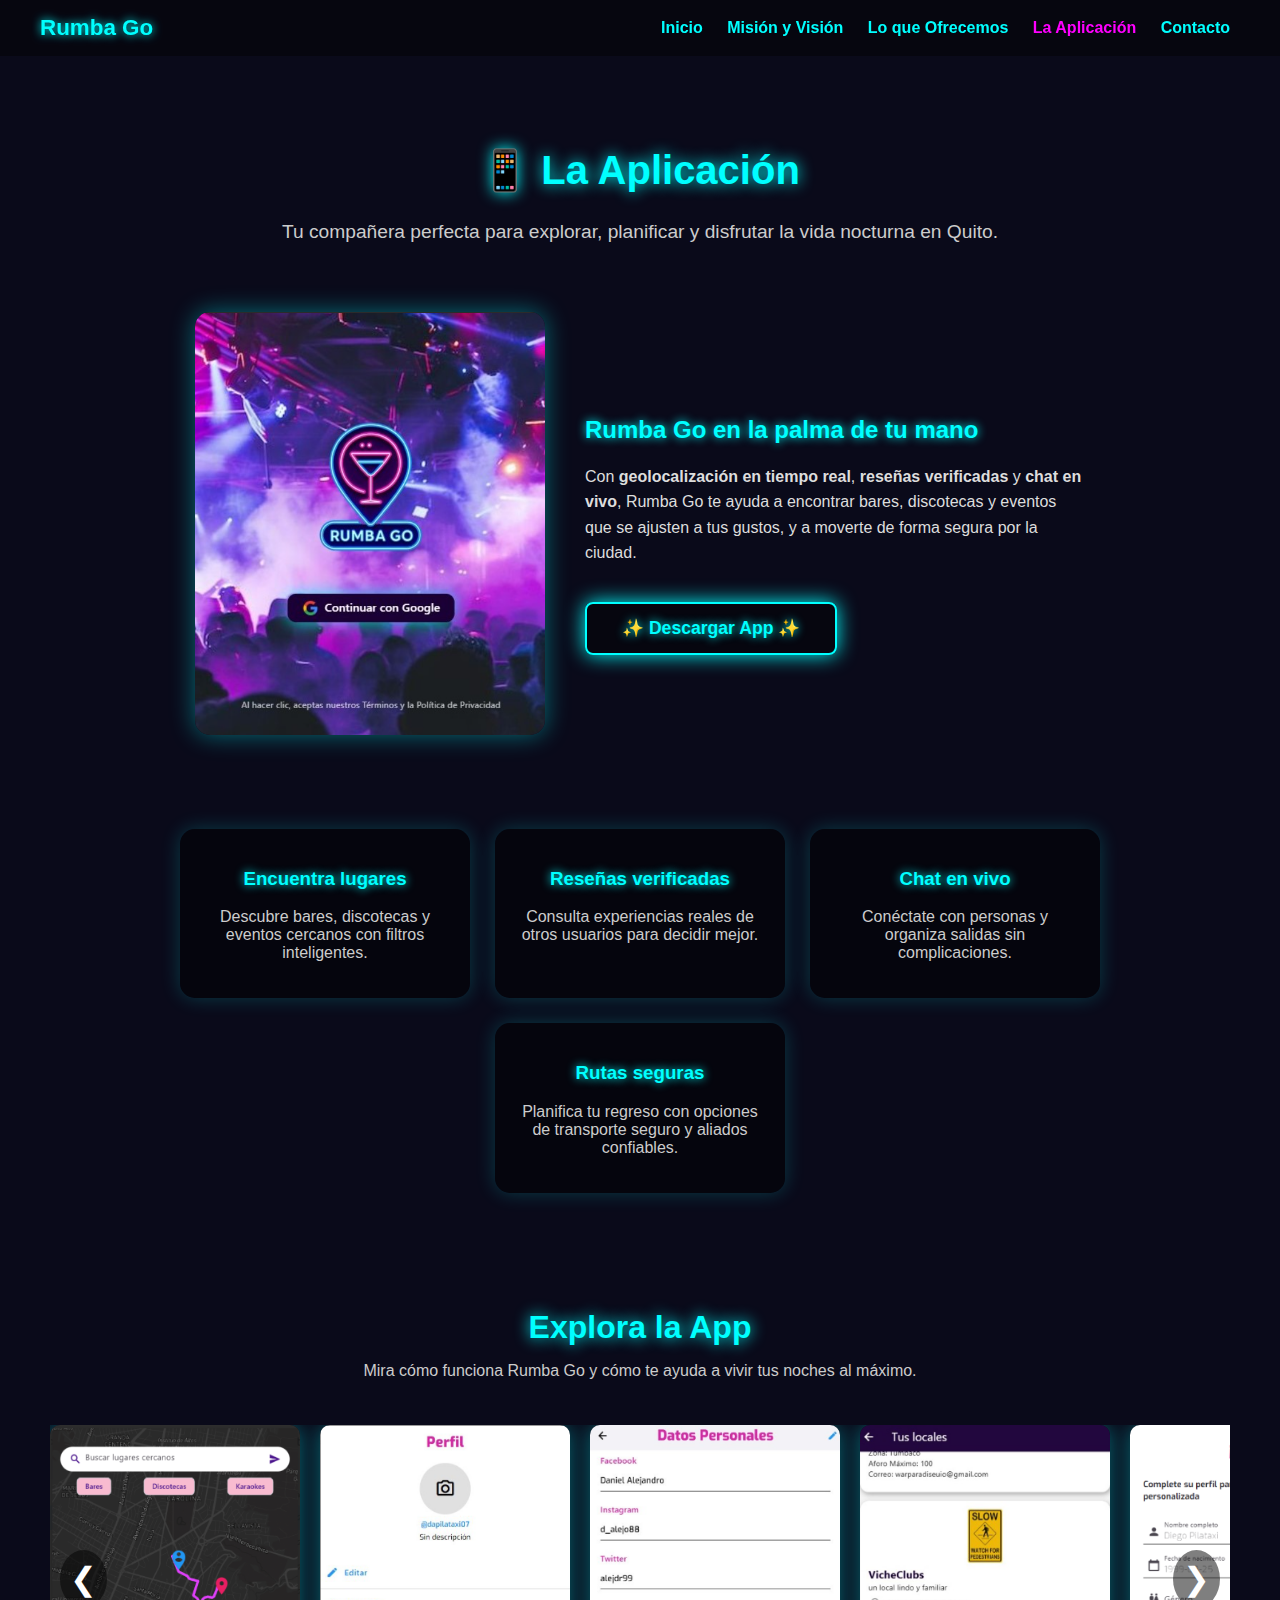
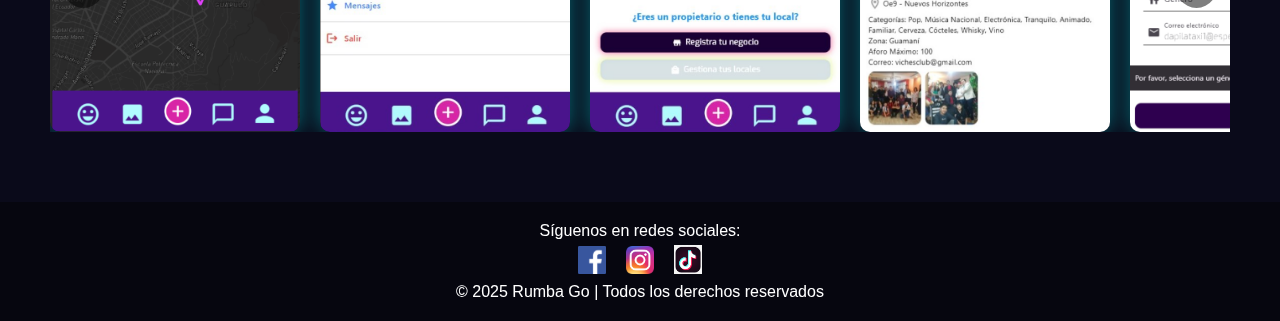
<file: app.html>
<!DOCTYPE html>
<html lang="es">
<head>
    <meta charset="UTF-8">
    <meta name="viewport" content="width=device-width, initial-scale=1.0">
    <title>La Aplicación - Rumba Go</title>
    <link rel="stylesheet" href="app.css">
</head>
<body>
    <!-- Navegación -->
    <nav>
        <div class="nav-container">
            <a href="index.html" class="logo-text">Rumba Go</a>
            <div class="nav-links">
                <a href="index.html">Inicio</a>
                <a href="mision.html">Misión y Visión</a>
                <a href="ofrecemos.html">Lo que Ofrecemos</a>
                <a href="app.html" class="active">La Aplicación</a>
                <a href="contacto.html">Contacto</a>
            </div>
        </div>
    </nav>

    <!-- Encabezado -->
    <header class="app-header">
        <h1>📱 La Aplicación</h1>
        <p>Tu compañera perfecta para explorar, planificar y disfrutar la vida nocturna en Quito.</p>
    </header>

    <!-- Descripción con imagen -->
    <section class="app-info">
        <div class="app-image">
            <img src="img/captura4.png" alt="Vista previa de la app">
        </div>
        <div class="app-description">
            <h2>Rumba Go en la palma de tu mano</h2>
            <p>Con <strong>geolocalización en tiempo real</strong>, <strong>reseñas verificadas</strong> y <strong>chat en vivo</strong>, 
               Rumba Go te ayuda a encontrar bares, discotecas y eventos que se ajusten a tus gustos, y a moverte de forma segura por la ciudad.</p>
            <a href="#" class="btn-neon">✨ Descargar App ✨</a>
        </div>
    </section>

    <!-- Características -->
    <section class="app-features">
        <div class="feature">
            <h3>Encuentra lugares</h3>
            <p>Descubre bares, discotecas y eventos cercanos con filtros inteligentes.</p>
        </div>
        <div class="feature">
            <h3>Reseñas verificadas</h3>
            <p>Consulta experiencias reales de otros usuarios para decidir mejor.</p>
        </div>
        <div class="feature">
            <h3>Chat en vivo</h3>
            <p>Conéctate con personas y organiza salidas sin complicaciones.</p>
        </div>
        <div class="feature">
            <h3>Rutas seguras</h3>
            <p>Planifica tu regreso con opciones de transporte seguro y aliados confiables.</p>
        </div>
    </section>

    <!-- Galería interactiva -->
    <section class="gallery-section">
        <h2>Explora la App</h2>
        <p>Mira cómo funciona Rumba Go y cómo te ayuda a vivir tus noches al máximo.</p>

        <div class="carousel-container">
            <button class="prev">&#10094;</button>
            <div class="carousel">
                <img src="img/captura1.png" alt="Pantalla de inicio">
                <img src="img/captura2.png" alt="Mapa interactivo">
                <img src="img/captura3.png" alt="Perfil de usuario">
                <img src="img/captura5.png" alt="Registro de datos">
                <img src="img/captura6.png" alt="Configuración de usuario">
                <img src="img/captura7.png" alt="Buscar lugares">
            </div>
            <button class="next">&#10095;</button>
        </div>
    </section>

    <!-- Modal -->
    <div id="imageModal" class="modal">
        <span class="close">&times;</span>
        <img class="modal-content" id="modalImg">
    </div>

    <!-- Footer -->
    <footer>
        <p>Síguenos en redes sociales:</p>
        <a href="https://www.facebook.com/share/1BtuTzYcuk/" target="_blank"><img src="img/facebook.png" alt="Facebook" class="icon"></a>
        <a href="https://www.instagram.com/rumbagoapp?igsh=MWZmcnRuNmdtOGVuMQ==" target="_blank"><img src="img/instagram.png" alt="Instagram" class="icon"></a>
        <a href="https://www.tiktok.com/@rumba.go.app" target="_blank"><img src="img/whatsapp.png" alt="WhatsApp" class="icon"></a>
        <p>&copy; 2025 Rumba Go | Todos los derechos reservados</p>
    </footer>

    <script src="galeria.js"></script>
</body>
</html>
</file>
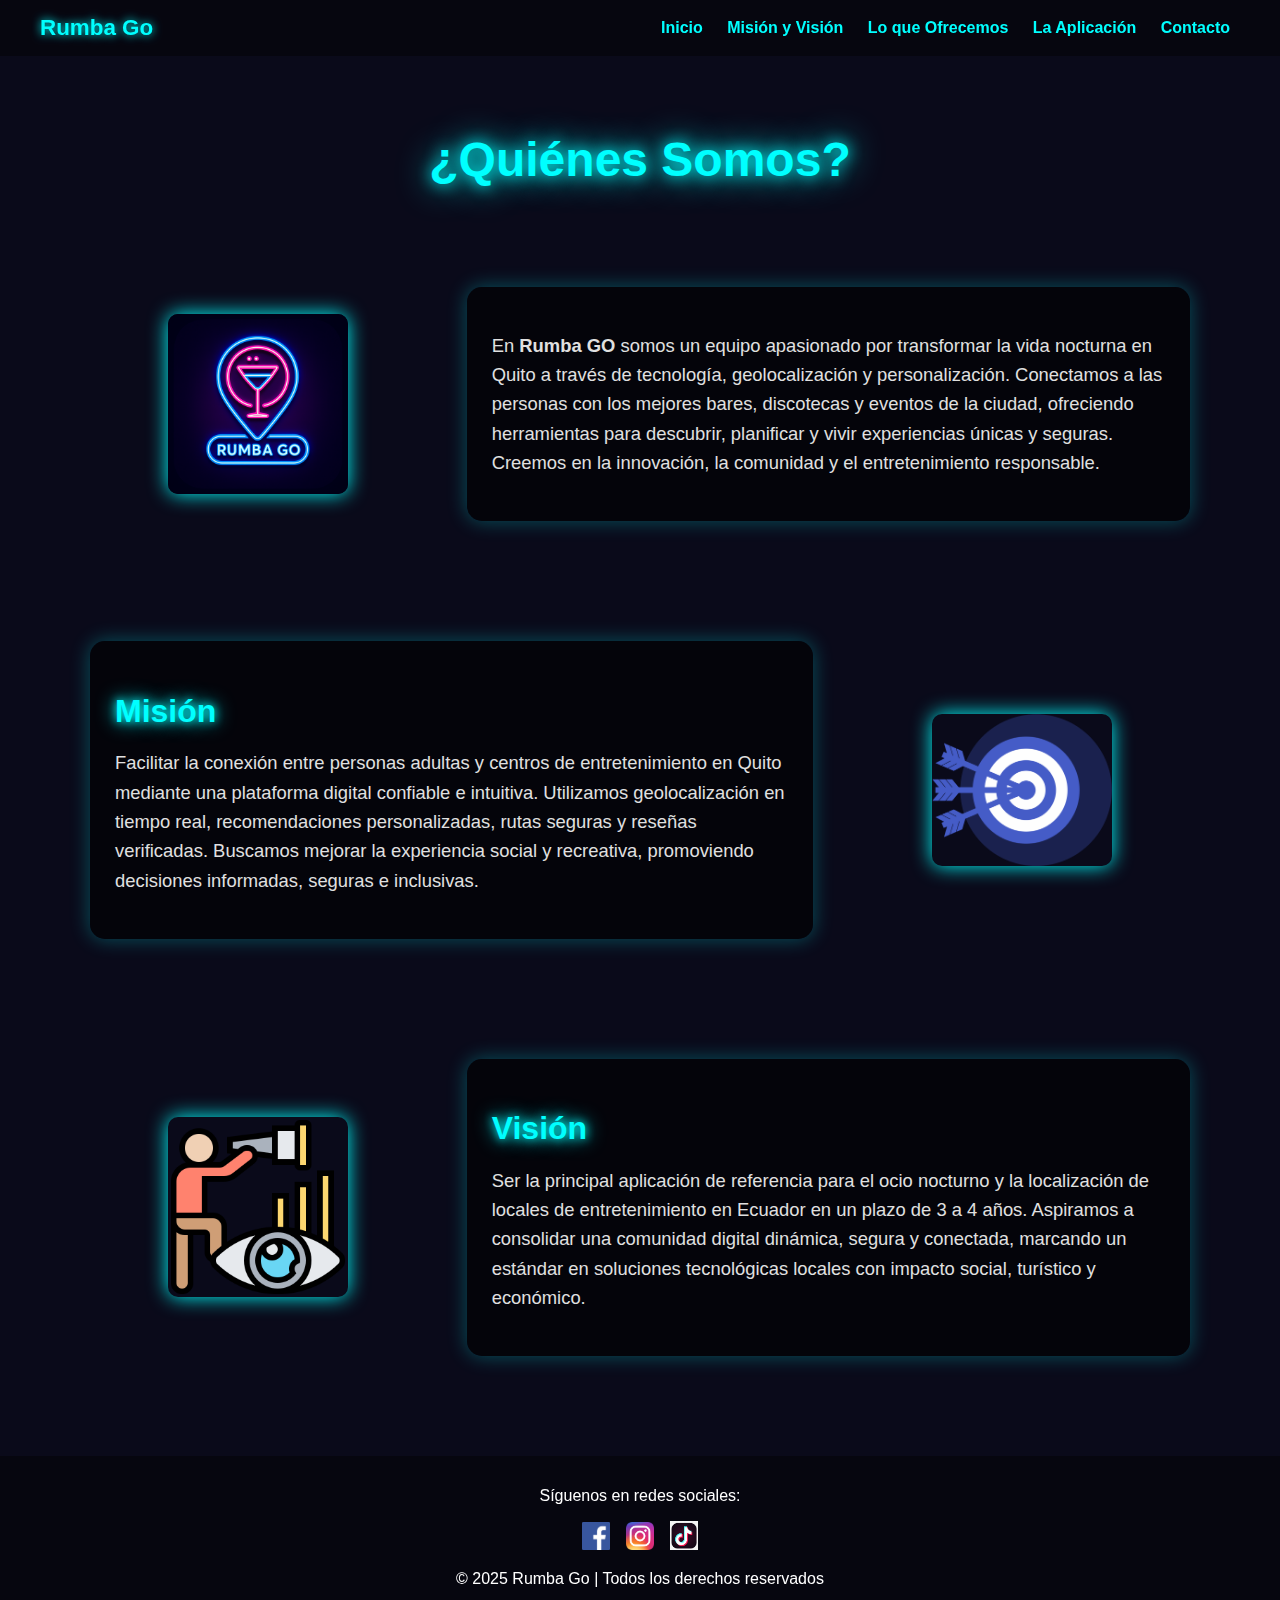
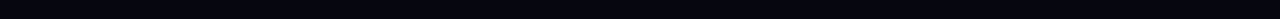
<file: mision.html>
<!DOCTYPE html>
<html lang="es">
<head>
    <meta charset="UTF-8">
    <meta name="viewport" content="width=device-width, initial-scale=1.0">
    <title>¿Quiénes Somos? - Rumba Go</title>
    <link rel="stylesheet" href="mision.css">
</head>
<body>

    <!-- Navegación -->
    <nav>
        <div class="nav-container">
            <a href="index.html" class="logo-text">Rumba Go</a>
            <div class="nav-links">
                <a href="index.html">Inicio</a>
                <a href="mision.html" class="active">Misión y Visión</a>
                <a href="ofrecemos.html">Lo que Ofrecemos</a>
                <a href="app.html">La Aplicación</a>
                <a href="contacto.html">Contacto</a>
            </div>
        </div>
    </nav>

    <!-- Encabezado -->
    <header class="page-header">
        <h1>¿Quiénes Somos?</h1>
    </header>

    <main>
        <!-- Quiénes Somos -->
        <section class="content-section left">
            <div class="image-container">
                <img src="img/RumbaGOIcon.png" alt="Logo Rumba Go">
            </div>
            <div class="text-container">
                <p>
                    En <strong>Rumba GO</strong> somos un equipo apasionado por transformar la vida nocturna en Quito a través de 
                    tecnología, geolocalización y personalización. Conectamos a las personas con los mejores bares, discotecas 
                    y eventos de la ciudad, ofreciendo herramientas para descubrir, planificar y vivir experiencias únicas y 
                    seguras. Creemos en la innovación, la comunidad y el entretenimiento responsable.
                </p>
            </div>
        </section>

        <!-- Misión -->
        <section class="content-section right">
            <div class="text-container">
                <h2>Misión</h2>
                <p>
                    Facilitar la conexión entre personas adultas y centros de entretenimiento en Quito mediante una plataforma 
                    digital confiable e intuitiva. Utilizamos geolocalización en tiempo real, recomendaciones personalizadas, 
                    rutas seguras y reseñas verificadas. Buscamos mejorar la experiencia social y recreativa, promoviendo 
                    decisiones informadas, seguras e inclusivas.
                </p>
            </div>
            <div class="image-container">
                <img src="img/mision.png" alt="Logo Rumba Go">
            </div>
        </section>

        <!-- Visión -->
        <section class="content-section left">
            <div class="image-container">
                <img src="img/vision.png" alt="Logo Rumba Go">
            </div>
            <div class="text-container">
                <h2>Visión</h2>
                <p>
                    Ser la principal aplicación de referencia para el ocio nocturno y la localización de locales de 
                    entretenimiento en Ecuador en un plazo de 3 a 4 años. Aspiramos a consolidar una comunidad digital 
                    dinámica, segura y conectada, marcando un estándar en soluciones tecnológicas locales con impacto 
                    social, turístico y económico.
                </p>
            </div>
        </section>
    </main>

    <!-- Footer -->
    <footer>
        <p>Síguenos en redes sociales:</p>
        <a href="https://www.facebook.com/share/1BtuTzYcuk/" target="_blank"><img src="img/facebook.png" alt="Facebook" class="icon"></a>
        <a href="https://www.instagram.com/rumbagoapp?igsh=MWZmcnRuNmdtOGVuMQ==" target="_blank"><img src="img/instagram.png" alt="Instagram" class="icon"></a>
        <a href="https://www.tiktok.com/@rumba.go.app" target="_blank"><img src="img/whatsapp.png" alt="WhatsApp" class="icon"></a>
        <p>&copy; 2025 Rumba Go | Todos los derechos reservados</p>
    </footer>

</body>
</html>
</file>
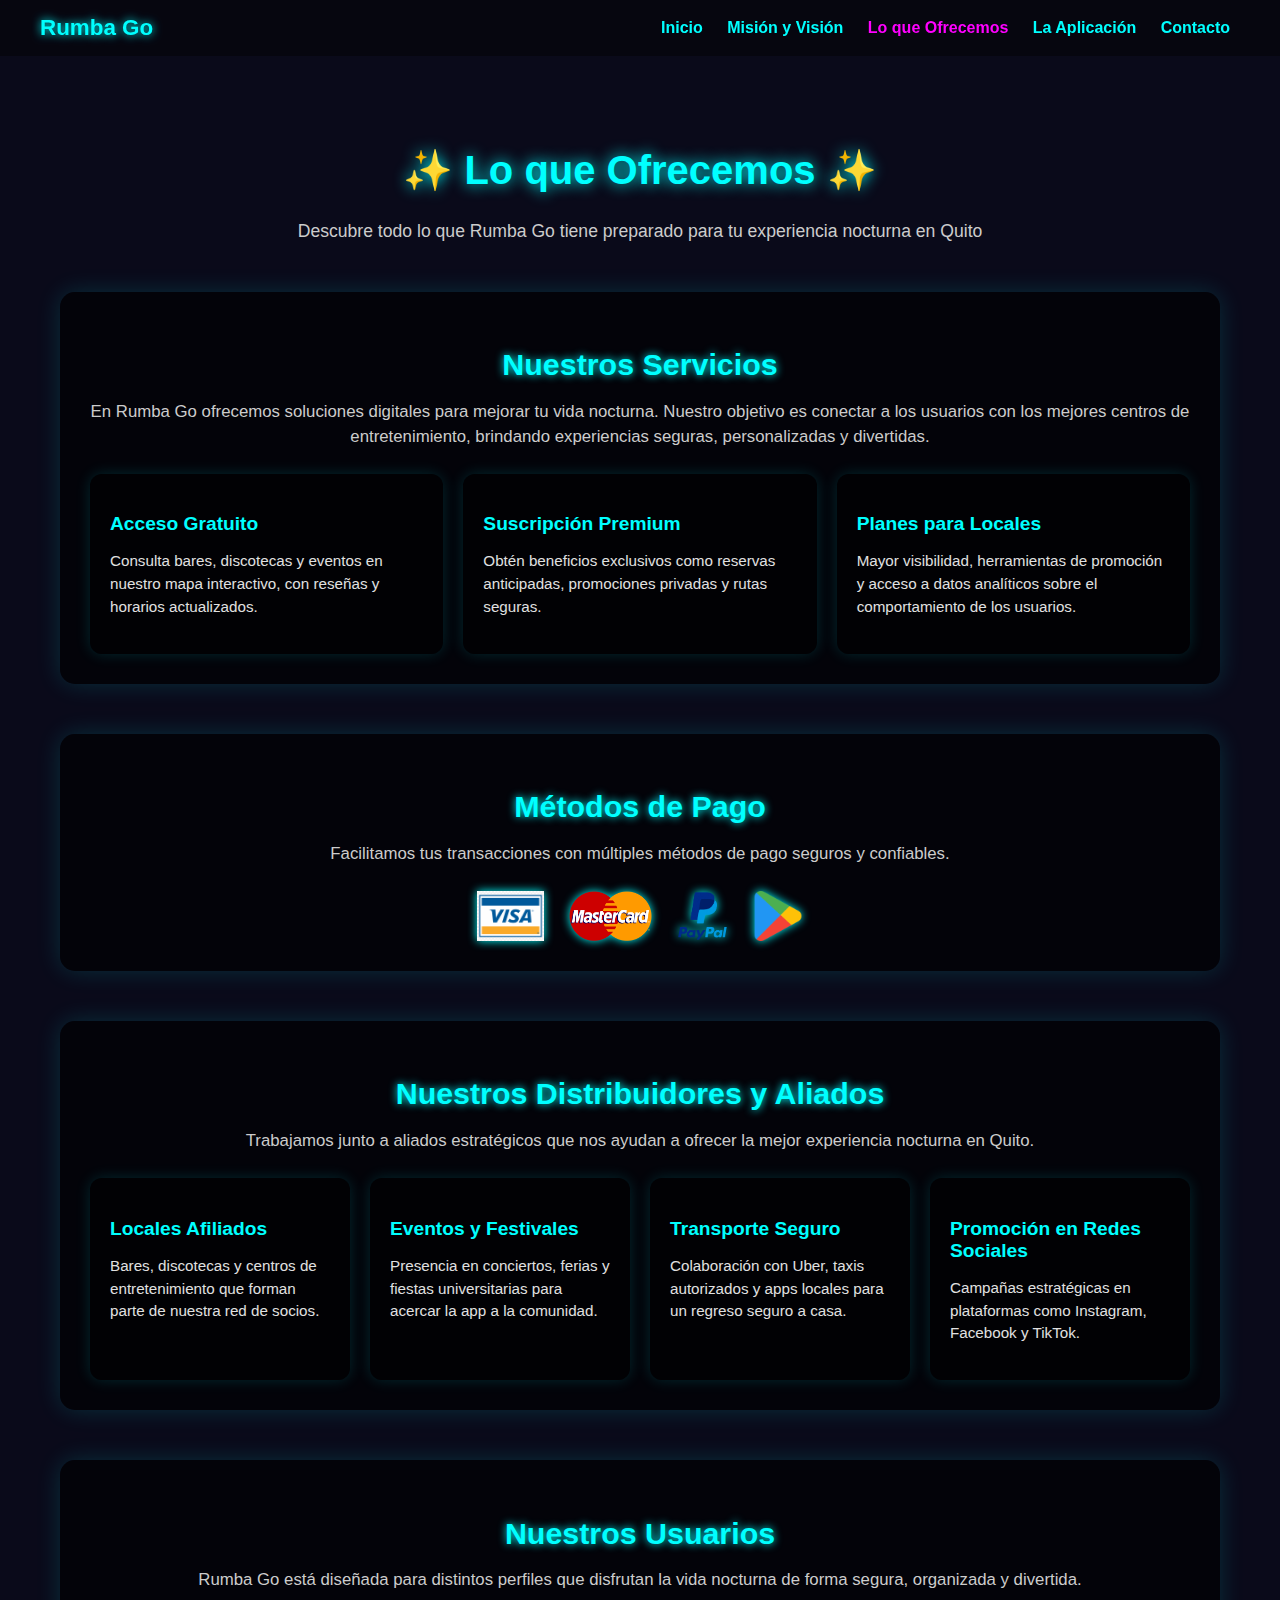
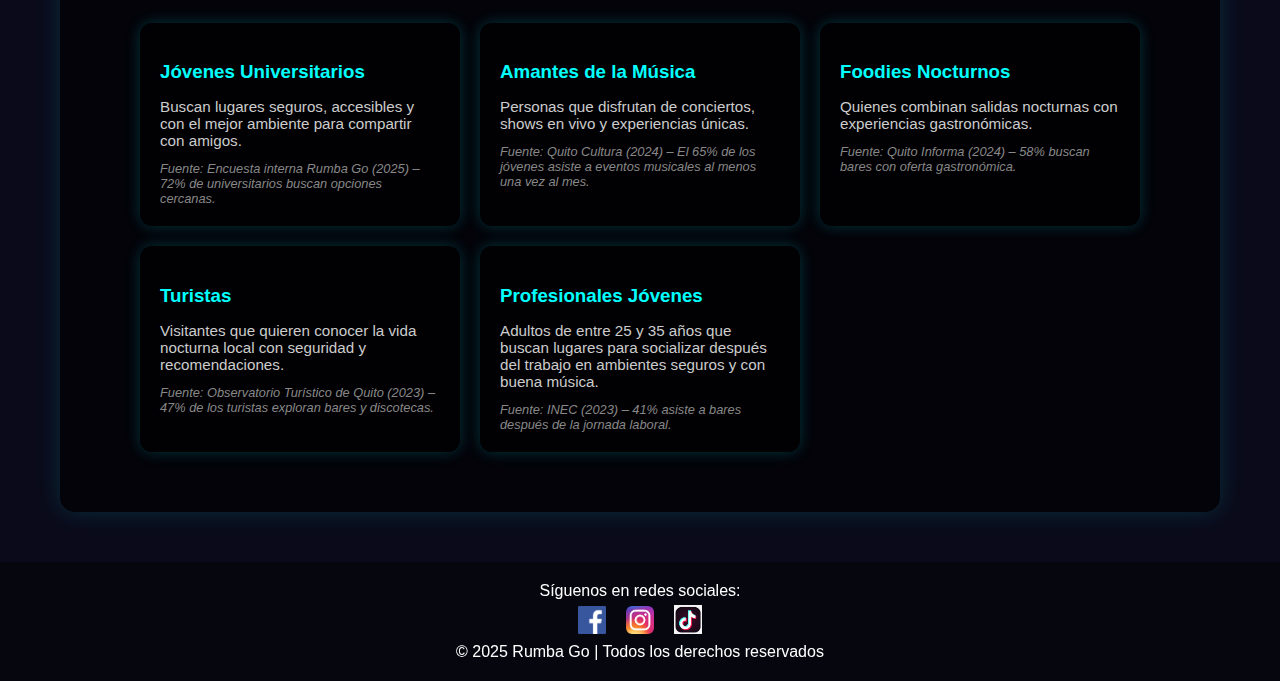
<file: ofrecemos.html>
<!DOCTYPE html>
<html lang="es">
<head>
    <meta charset="UTF-8">
    <meta name="viewport" content="width=device-width, initial-scale=1.0">
    <title>Lo que Ofrecemos - Rumba Go</title>
    <link rel="stylesheet" href="ofrecemos.css">
</head>
<body>
    <!-- Navegación -->
    <nav>
        <div class="nav-container">
            <a href="index.html" class="logo-text">Rumba Go</a>
            <div class="nav-links">
                <a href="index.html">Inicio</a>
                <a href="mision.html">Misión y Visión</a>
                <a href="ofrecemos.html" class="active">Lo que Ofrecemos</a>
                <a href="app.html">La Aplicación</a>
                <a href="contacto.html">Contacto</a>
            </div>
        </div>
    </nav>

    <!-- Encabezado -->
    <header class="page-header">
        <h1>✨ Lo que Ofrecemos ✨</h1>
        <p>Descubre todo lo que Rumba Go tiene preparado para tu experiencia nocturna en Quito</p>
    </header>

    <!-- Qué vendemos -->
    <section class="extra-section">
        <h2>Nuestros Servicios</h2>
        <p class="section-intro">
            En Rumba Go ofrecemos soluciones digitales para mejorar tu vida nocturna.
            Nuestro objetivo es conectar a los usuarios con los mejores centros de entretenimiento,
            brindando experiencias seguras, personalizadas y divertidas.
        </p>
        <div class="info-grid">
            <div class="info-card">
                <h3>Acceso Gratuito</h3>
                <p>Consulta bares, discotecas y eventos en nuestro mapa interactivo, con reseñas y horarios actualizados.</p>
            </div>
            <div class="info-card">
                <h3>Suscripción Premium</h3>
                <p>Obtén beneficios exclusivos como reservas anticipadas, promociones privadas y rutas seguras.</p>
            </div>
            <div class="info-card">
                <h3>Planes para Locales</h3>
                <p>Mayor visibilidad, herramientas de promoción y acceso a datos analíticos sobre el comportamiento de los usuarios.</p>
            </div>
        </div>
    </section>

    <!-- Métodos de pago -->
    <section class="extra-section">
        <h2>Métodos de Pago</h2>
        <p class="section-intro">
            Facilitamos tus transacciones con múltiples métodos de pago seguros y confiables.
        </p>
        <div class="payment-methods">
            <img src="img/visa.png" alt="Visa">
            <img src="img/mastercard.png" alt="Mastercard">
            <img src="img/paypal.png" alt="PayPal">
            <img src="img/googleplay.png" alt="Google Play">
        </div>
    </section>

    <!-- Distribuidores -->
    <section class="extra-section">
        <h2>Nuestros Distribuidores y Aliados</h2>
        <p class="section-intro">
            Trabajamos junto a aliados estratégicos que nos ayudan a ofrecer la mejor experiencia nocturna en Quito.
        </p>
        <div class="info-grid">
            <div class="info-card">
                <h3>Locales Afiliados</h3>
                <p>Bares, discotecas y centros de entretenimiento que forman parte de nuestra red de socios.</p>
            </div>
            <div class="info-card">
                <h3>Eventos y Festivales</h3>
                <p>Presencia en conciertos, ferias y fiestas universitarias para acercar la app a la comunidad.</p>
            </div>
            <div class="info-card">
                <h3>Transporte Seguro</h3>
                <p>Colaboración con Uber, taxis autorizados y apps locales para un regreso seguro a casa.</p>
            </div>
            <div class="info-card">
                <h3>Promoción en Redes Sociales</h3>
                <p>Campañas estratégicas en plataformas como Instagram, Facebook y TikTok.</p>
            </div>
        </div>
    </section>

    <!-- Clientes -->
<section class="extra-section">
    <h2>Nuestros Usuarios</h2>
    <p class="section-intro">
        Rumba Go está diseñada para distintos perfiles que disfrutan la vida nocturna de forma segura, organizada y divertida.
    </p>
    <div class="user-grid">
        <div class="user-card">
            <h3>Jóvenes Universitarios</h3>
            <p>Buscan lugares seguros, accesibles y con el mejor ambiente para compartir con amigos.</p>
            <span class="ref">Fuente: Encuesta interna Rumba Go (2025) – 72% de universitarios buscan opciones cercanas.</span>
        </div>
        <div class="user-card">
            <h3>Amantes de la Música</h3>
            <p>Personas que disfrutan de conciertos, shows en vivo y experiencias únicas.</p>
            <span class="ref">Fuente: Quito Cultura (2024) – El 65% de los jóvenes asiste a eventos musicales al menos una vez al mes.</span>
        </div>
        <div class="user-card">
            <h3>Foodies Nocturnos</h3>
            <p>Quienes combinan salidas nocturnas con experiencias gastronómicas.</p>
            <span class="ref">Fuente: Quito Informa (2024) – 58% buscan bares con oferta gastronómica.</span>
        </div>
        <div class="user-card">
            <h3>Turistas</h3>
            <p>Visitantes que quieren conocer la vida nocturna local con seguridad y recomendaciones.</p>
            <span class="ref">Fuente: Observatorio Turístico de Quito (2023) – 47% de los turistas exploran bares y discotecas.</span>
        </div>
        <div class="user-card">
            <h3>Profesionales Jóvenes</h3>
            <p>Adultos de entre 25 y 35 años que buscan lugares para socializar después del trabajo en ambientes seguros y con buena música.</p>
            <span class="ref">Fuente: INEC (2023) – 41% asiste a bares después de la jornada laboral.</span>
        </div>
    </div>
</section>



    <!-- Footer -->
    <footer>
        <p>Síguenos en redes sociales:</p>
        <a href="https://www.facebook.com/share/1BtuTzYcuk/" target="_blank"><img src="img/facebook.png" alt="Facebook" class="icon"></a>
        <a href="https://www.instagram.com/rumbagoapp?igsh=MWZmcnRuNmdtOGVuMQ==" target="_blank"><img src="img/instagram.png" alt="Instagram" class="icon"></a>
        <a href="https://www.tiktok.com/@rumba.go.app" target="_blank"><img src="img/whatsapp.png" alt="WhatsApp" class="icon"></a>
        <p>&copy; 2025 Rumba Go | Todos los derechos reservados</p>
    </footer>
</body>
</html>
</file>
<file: app.css>
body {
    font-family: 'Segoe UI', Arial, sans-serif;
    background-color: #0a0a1a;
    color: white;
    margin: 0;
    padding: 0;
}

/* Navegación */
nav {
    background: rgba(0, 0, 0, 0.4);
    backdrop-filter: blur(8px);
    position: fixed;
    top: 0;
    width: 100%;
    z-index: 10;
}
.nav-container {
    display: flex;
    justify-content: space-between;
    align-items: center;
    padding: 15px 40px;
}
.logo-text {
    font-size: 1.4rem;
    color: #00ffff;
    text-decoration: none;
    font-weight: bold;
    text-shadow: 0 0 10px #00ffff;
}
.nav-links a {
    color: #00ffff;
    margin: 0 10px;
    text-decoration: none;
    font-weight: bold;
}
.nav-links a:hover,
.nav-links .active {
    color: #ff00ff;
}

/* Encabezado */
.app-header {
    padding-top: 120px;
    text-align: center;
}
.app-header h1 {
    font-size: 2.5rem;
    color: #00ffff;
    text-shadow: 0 0 15px #00ffff;
}
.app-header p {
    color: #ccc;
    font-size: 1.2rem;
}

/* Contenido principal */
.app-info {
    display: flex;
    flex-wrap: wrap;
    align-items: center;
    justify-content: center;
    gap: 40px;
    padding: 50px;
    animation: fadeUp 1s ease-in-out;
}
.app-image img {
    max-width: 350px;
    border-radius: 15px;
    box-shadow: 0 0 25px rgba(0,255,255,0.4);
}
.app-description {
    max-width: 500px;
}
.app-description h2 {
    color: #00ffff;
    text-shadow: 0 0 10px #00ffff;
}
.app-description p {
    color: #ddd;
    line-height: 1.6;
}

/* Botón */
.btn-neon {
    display: inline-block;
    margin-top: 20px;
    padding: 14px 35px;
    border: 2px solid #00ffff;
    background: rgba(0, 0, 0, 0.4);
    border-radius: 8px;
    color: #00ffff;
    font-size: 1.1rem;
    font-weight: bold;
    text-decoration: none;
    text-shadow: 0 0 10px #00ffff;
    box-shadow: 0 0 20px #00ffff;
    transition: all 0.3s ease-in-out;
}
.btn-neon:hover {
    background: #00ffff;
    color: #0a0a1a;
    box-shadow: 0 0 25px #ff00ff, 0 0 40px #00ffff;
}

/* Características */
.app-features {
    display: flex;
    flex-wrap: wrap;
    justify-content: center;
    gap: 25px;
    padding: 40px;
}
.feature {
    background: rgba(0,0,0,0.5);
    padding: 20px;
    border-radius: 15px;
    text-align: center;
    width: 250px;
    box-shadow: 0 0 20px rgba(0,255,255,0.2);
    transition: transform 0.3s, box-shadow 0.3s;
}
.feature:hover {
    transform: translateY(-8px);
    box-shadow: 0 0 25px rgba(255,0,255,0.5);
}
.feature h3 {
    color: #00ffff;
    text-shadow: 0 0 10px #00ffff;
}
.feature p {
    color: #ccc;
}

/* Galería */
.gallery-section {
    text-align: center;
    padding: 50px;
}
.gallery-section h2 {
    font-size: 2rem;
    color: #00ffff;
    text-shadow: 0 0 15px #00ffff;
    margin-bottom: 10px;
}
.gallery-section p {
    color: #ccc;
    margin-bottom: 25px;
}

.carousel-container {
    position: relative;
    max-width: 100%;
    margin: auto;
    overflow-x: hidden;
    padding: 20px 0;
}
.carousel {
    display: flex;
    gap: 20px;
    scroll-behavior: smooth;
    overflow-x: auto;
    scrollbar-width: none;
}
.carousel::-webkit-scrollbar {
    display: none;
}
.carousel img {
    width: 250px;
    flex-shrink: 0;
    border-radius: 10px;
    box-shadow: 0 0 20px rgba(0,255,255,0.4);
    cursor: pointer;
    transition: transform 0.3s ease, box-shadow 0.3s ease;
}
.carousel img:hover {
    transform: scale(1.05);
    box-shadow: 0 0 25px rgba(255,0,255,0.6);
}

/* Botones de navegación carrusel */
.prev, .next {
    position: absolute;
    top: 50%;
    transform: translateY(-50%);
    background: rgba(0,0,0,0.5);
    border: none;
    color: white;
    font-size: 2rem;
    cursor: pointer;
    padding: 10px;
    border-radius: 50%;
    z-index: 10;
}
.prev:hover, .next:hover {
    background: rgba(255,0,255,0.6);
}
.prev { left: 10px; }
.next { right: 10px; }

/* Modal */
.modal {
    display: none;
    position: fixed;
    z-index: 999;
    padding-top: 60px;
    left: 0;
    top: 0;
    width: 100%;
    height: 100%;
    background: rgba(10, 10, 26, 0.95);
    text-align: center;
}
.modal-content {
    max-width: 80%;
    max-height: 80vh;
    box-shadow: 0 0 25px #00ffff;
    border-radius: 15px;
}
.close {
    position: absolute;
    top: 15px;
    right: 30px;
    font-size: 2rem;
    color: white;
    cursor: pointer;
}
.close:hover {
    color: #ff00ff;
}

/* Footer */
footer {
    background: rgba(0, 0, 0, 0.4);
    backdrop-filter: blur(6px);
    text-align: center;
    padding: 15px;
}
footer p {
    margin: 5px 0;
}
.icon {
    width: 28px;
    margin: 0 8px;
    transition: transform 0.3s ease;
}
.icon:hover {
    transform: scale(1.2);
}

/* Animación */
@keyframes fadeUp {
    from {opacity: 0; transform: translateY(20px);}
    to {opacity: 1; transform: translateY(0);}
}
</file>
<file: mision.css>
/* General */
body {
    font-family: 'Segoe UI', Arial, sans-serif;
    background-color: #0a0a1a;
    color: white;
    margin: 0;
    padding: 0;
}

/* Navegación */
nav {
    background: rgba(0, 0, 0, 0.4);
    backdrop-filter: blur(8px);
    position: fixed;
    top: 0;
    width: 100%;
    z-index: 10;
}
.nav-container {
    display: flex;
    justify-content: space-between;
    align-items: center;
    padding: 15px 40px;
}
.logo-text {
    font-size: 1.4rem;
    color: #00ffff;
    font-weight: bold;
    text-decoration: none;
    text-shadow: 0 0 10px #00ffff;
}
.nav-links a {
    color: #00ffff;
    margin: 0 10px;
    text-decoration: none;
    font-weight: bold;
}
.nav-links a:hover {
    color: #ff00ff;
}

/* Encabezado */
.page-header {
    text-align: center;
    padding-top: 100px;
}
.page-header h1 {
    font-size: 3rem;
    color: #00ffff;
    text-shadow: 0 0 15px #00ffff, 0 0 35px #00ffff;
    animation: fadeIn 1s ease-in-out;
}

/* Secciones */
.content-section {
    display: flex;
    align-items: center;
    justify-content: center;
    gap: 40px;
    max-width: 1100px;
    margin: 80px auto;
    flex-wrap: wrap;
    padding: 20px;
}

/* Alternar orden */
.content-section.left .image-container { order: 1; }
.content-section.left .text-container { order: 2; }
.content-section.right .text-container { order: 1; }
.content-section.right .image-container { order: 2; }

/* Imagen */
.image-container {
    flex: 1;
    display: flex;
    justify-content: center;
}
.image-container img {
    width: 180px;
    border-radius: 10px;
    box-shadow: 0 0 20px #00ffff;
    transition: transform 0.3s ease, box-shadow 0.3s ease;
}
.image-container img:hover {
    transform: scale(1.05);
    box-shadow: 0 0 30px #ff00ff, 0 0 50px #00ffff;
}

/* Texto */
.text-container {
    flex: 2;
    background: rgba(0, 0, 0, 0.6);
    padding: 25px;
    border-radius: 15px;
    box-shadow: 0 0 20px rgba(0, 255, 255, 0.3);
    animation: slideIn 1s ease-in-out;
}
.text-container h2 {
    font-size: 2rem;
    color: #00ffff;
    text-shadow: 0 0 10px #00ffff, 0 0 20px #00ffff;
    margin-bottom: 15px;
}
.text-container p {
    font-size: 1.15rem;
    line-height: 1.6;
    color: #e0e0e0;
}

/* Footer */
footer {
    background: rgba(0, 0, 0, 0.4);
    backdrop-filter: blur(6px);
    text-align: center;
    padding: 15px;
}
.icon {
    width: 28px;
    margin: 0 6px;
    transition: transform 0.3s ease;
}
.icon:hover {
    transform: scale(1.2);
}

/* Animaciones */
@keyframes fadeIn {
    from { opacity: 0; transform: translateY(-20px); }
    to { opacity: 1; transform: translateY(0); }
}
@keyframes slideIn {
    from { opacity: 0; transform: translateX(30px); }
    to { opacity: 1; transform: translateX(0); }
}
</file>
<file: ofrecemos.css>
/* ===== Estilos generales ===== */
body {
    font-family: 'Segoe UI', Arial, sans-serif;
    background-color: #0a0a1a;
    color: white;
    margin: 0;
    padding: 0;
}

/* ===== Navegación ===== */
nav {
    background: rgba(0, 0, 0, 0.4);
    backdrop-filter: blur(8px);
    position: fixed;
    top: 0;
    width: 100%;
    z-index: 10;
}

.nav-container {
    display: flex;
    justify-content: space-between;
    align-items: center;
    padding: 15px 40px;
}

.logo-text {
    font-size: 1.4rem;
    color: #00ffff;
    text-decoration: none;
    font-weight: bold;
    text-shadow: 0 0 10px #00ffff;
}

.nav-links a {
    color: #00ffff;
    margin: 0 10px;
    text-decoration: none;
    font-weight: bold;
}

.nav-links a:hover,
.nav-links .active {
    color: #ff00ff;
}

/* ===== Encabezado ===== */
.page-header {
    padding-top: 120px;
    text-align: center;
}

.page-header h1 {
    font-size: 2.5rem;
    color: #00ffff;
    text-shadow: 0 0 15px #00ffff;
    animation: fadeIn 1s ease-in-out;
}

.page-header p {
    color: #ccc;
    font-size: 1.1rem;
}

/* ===== Sección de características ===== */
.features {
    display: grid;
    grid-template-columns: repeat(auto-fit, minmax(250px, 1fr));
    gap: 25px;
    padding: 50px;
    max-width: 1200px;
    margin: auto;
}

.feature-card {
    background: rgba(0, 0, 0, 0.5);
    padding: 20px;
    border-radius: 15px;
    text-align: center;
    box-shadow: 0 0 20px rgba(0,255,255,0.2);
    transition: transform 0.3s, box-shadow 0.3s;
    animation: fadeUp 0.8s ease-in-out;
}

.feature-card:hover {
    transform: translateY(-8px);
    box-shadow: 0 0 25px rgba(255,0,255,0.5);
}

.feature-card .icon {
    font-size: 2rem;
    margin-bottom: 10px;
}

.feature-card h3 {
    color: #00ffff;
    text-shadow: 0 0 10px #00ffff;
}

.feature-card p {
    color: #ccc;
}

/* ===== Secciones extras ===== */
.extra-section {
    max-width: 1100px;
    margin: 50px auto;
    padding: 30px;
    background: rgba(0, 0, 0, 0.65);
    border-radius: 15px;
    box-shadow: 0 0 25px rgba(0,255,255,0.15);
    animation: fadeUp 1s ease-in-out;
}

.extra-section h2 {
    color: #00ffff;
    text-align: center;
    font-size: 1.9rem;
    margin-bottom: 10px;
    text-shadow: 0 0 8px #00ffff;
}

.section-intro {
    text-align: center;
    color: #ccc;
    margin-bottom: 25px;
    font-size: 1.05rem;
    line-height: 1.5;
}

/* ===== Tarjetas generales ===== */
.info-grid {
    display: grid;
    grid-template-columns: repeat(auto-fit, minmax(230px, 1fr));
    gap: 20px;
}

.info-card {
    background: rgba(0,0,0,0.55);
    padding: 20px;
    border-radius: 12px;
    box-shadow: 0 0 15px rgba(0,255,255,0.15);
    transition: transform 0.3s ease, box-shadow 0.3s ease;
}

.info-card:hover {
    transform: translateY(-5px);
    box-shadow: 0 0 18px rgba(255,0,255,0.4);
}

.info-card h3 {
    color: #00ffff;
    font-size: 1.2rem;
    margin-bottom: 8px;
}

.info-card p {
    color: #e0e0e0;
    font-size: 0.95rem;
    line-height: 1.5;
}

/* ===== Métodos de pago ===== */
.payment-methods {
    display: flex;
    justify-content: center;
    flex-wrap: wrap;
    gap: 25px;
    margin-top: 20px;
}

.payment-methods img {
    height: 50px;
    filter: drop-shadow(0 0 5px #00ffff);
    transition: transform 0.3s ease;
}

.payment-methods img:hover {
    transform: scale(1.1);
}

/* ===== Nuestros Usuarios ===== */
.user-grid {
    display: grid;
    grid-template-columns: repeat(3, 1fr);
    gap: 20px;
    justify-content: center;
    max-width: 1000px;
    margin: 30px auto;
}

.user-card {
    background: rgba(0,0,0,0.6);
    padding: 20px;
    border-radius: 12px;
    box-shadow: 0 0 15px rgba(0,255,255,0.2);
    transition: transform 0.3s ease, box-shadow 0.3s ease;
}

.user-card:hover {
    transform: translateY(-5px);
    box-shadow: 0 0 25px rgba(255,0,255,0.4);
}

.user-card h3 {
    color: #00ffff;
    margin-bottom: 10px;
}

.user-card p {
    color: #ccc;
    font-size: 0.95rem;
    margin-bottom: 12px;
}

.user-card .ref {
    display: block;
    font-size: 0.8rem;
    color: #888;
    font-style: italic;
}

/* Responsive para 2 columnas */
@media (max-width: 900px) {
    .user-grid {
        grid-template-columns: repeat(2, 1fr);
    }
}

/* Responsive para 1 columna */
@media (max-width: 600px) {
    .user-grid {
        grid-template-columns: 1fr;
    }
}

/* ===== Footer ===== */
footer {
    background: rgba(0, 0, 0, 0.4);
    backdrop-filter: blur(6px);
    text-align: center;
    padding: 15px;
}

footer p {
    margin: 5px 0;
}

.icon {
    width: 28px;
    margin: 0 8px;
    transition: transform 0.3s ease;
}

.icon:hover {
    transform: scale(1.2);
}

/* ===== Animaciones ===== */
@keyframes fadeIn {
    from {opacity: 0; transform: translateY(-15px);}
    to {opacity: 1; transform: translateY(0);}
}

@keyframes fadeUp {
    from {opacity: 0; transform: translateY(20px);}
    to {opacity: 1; transform: translateY(0);}
}
</file>
